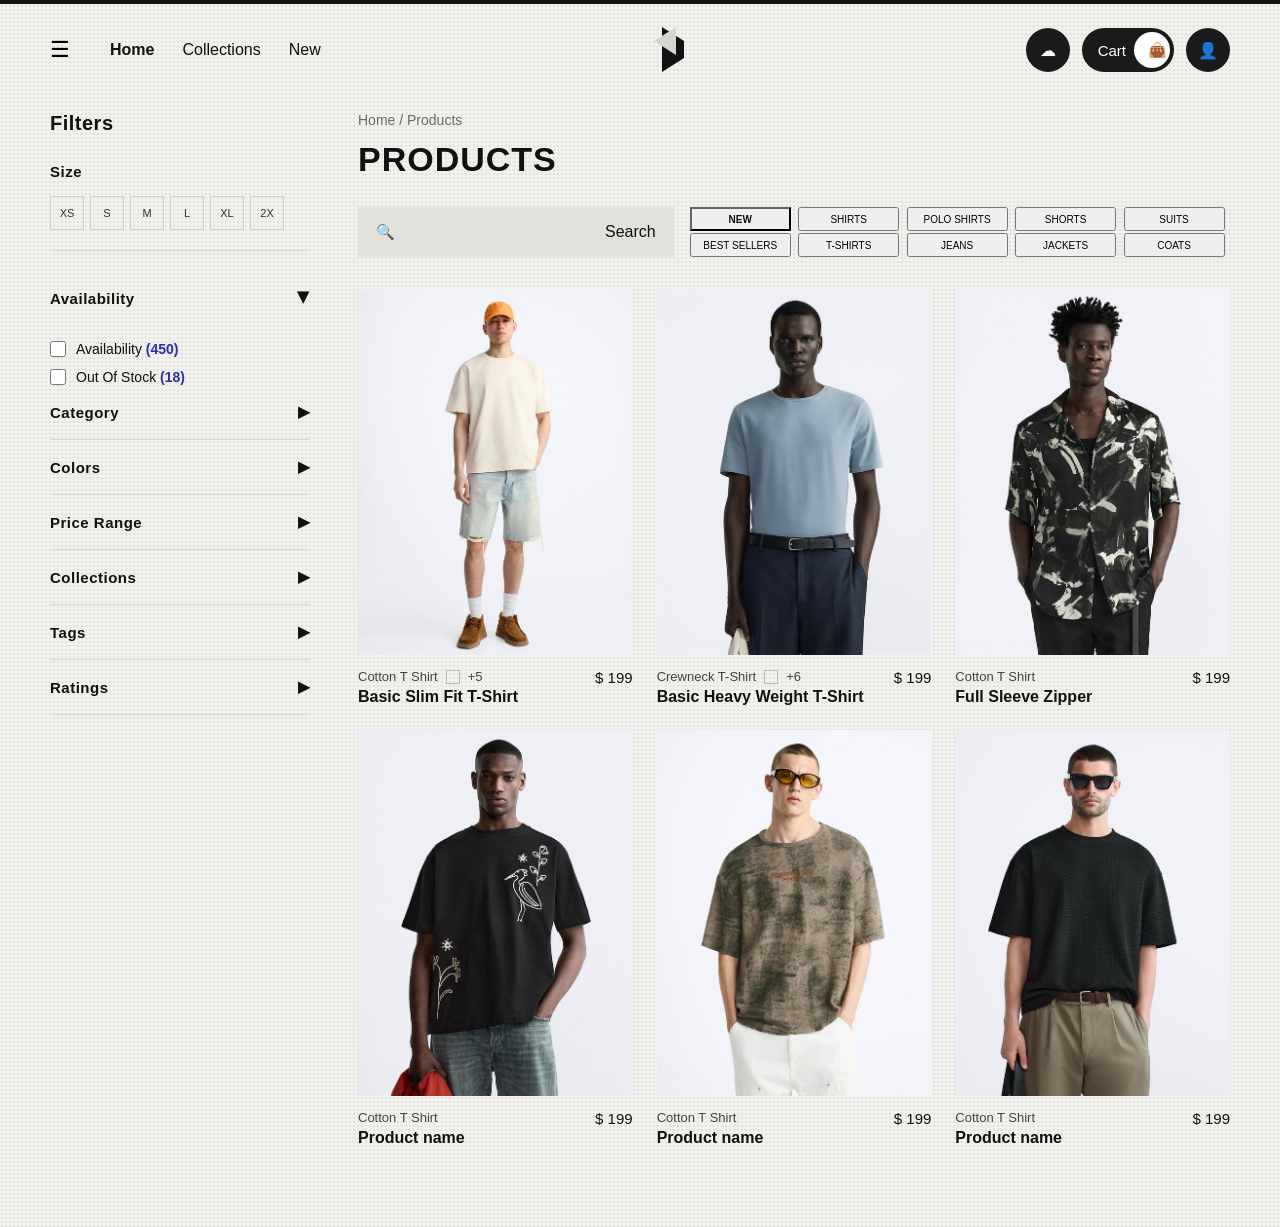
<file: pages/products.html>
<!DOCTYPE html>
<html lang="en">
<head>
    <meta charset="UTF-8">
    <meta name="viewport" content="width=device-width, initial-scale=1.0">
    <title>Products | Cloth Store</title>
    <link rel="stylesheet" href="../assets/css/Product.css">
</head>
<body>

<div class="page-wrapper">

    <header>
        <div class="header-left">
            <button type="button" class="menu-toggle" aria-label="Open menu" aria-expanded="false" aria-controls="site-navigation">
                &#9776;
            </button>
            <nav id="site-navigation" class="main-nav" aria-label="Main navigation">
                <ul>
                    <li><a href="../index.html" aria-current="page">Home</a></li>
                    <li><a href="#">Collections</a></li>
                    <li><a href="cardDetail.html">New</a></li>
                </ul>
            </nav>
        </div>

        <a href="/" aria-label="Cloth Store home">
            <span class="logo" aria-hidden="true"></span>
        </a>

        <nav class="user-actions" aria-label="User actions">
            <ul>
                <li>
                    <button type="button" class="icon-circle" aria-label="View wishlist">&#9729;</button>
                </li>
                <li>
                    <a href="/cart" class="cart-pill" aria-label="View shopping cart">
                        <span>Cart</span>
                        <span class="icon-circle" aria-hidden="true">&#128092;</span>
                    </a>
                </li>
                <li>
                    <button type="button" class="icon-circle" aria-label="View account">&#128100;</button>
                </li>
            </ul>
        </nav>
    </header>

    <div class="products-layout">

        <!-- Filters Sidebar -->
        <aside class="filters" aria-label="Product filters">
            <h2 class="filters-title">Filters</h2>

            <div class="filter-group size-group">
                <h3>Size</h3>
                <ul class="size-options">
                    <li><button type="button" aria-pressed="false">XS</button></li>
                    <li><button type="button" aria-pressed="false">S</button></li>
                    <li><button type="button" aria-pressed="false">M</button></li>
                    <li><button type="button" aria-pressed="false">L</button></li>
                    <li><button type="button" aria-pressed="false">XL</button></li>
                    <li><button type="button" aria-pressed="false">2X</button></li>
                </ul>
            </div>

            <details class="filter-row availability-group" open>
                <summary>
                    Availability
                    <span class="chevron" aria-hidden="true">&#9654;</span>
                </summary>
                <ul class="availability-list">
                    <li>
                        <input type="checkbox" id="filter-available" name="availability">
                        <label for="filter-available">Availability <span class="count">(450)</span></label>
                    </li>
                    <li>
                        <input type="checkbox" id="filter-out-of-stock" name="availability">
                        <label for="filter-out-of-stock">Out Of Stock <span class="count">(18)</span></label>
                    </li>
                </ul>
            </details>

            <details class="filter-row">
                <summary>
                    Category
                    <span class="chevron" aria-hidden="true">&#9654;</span>
                </summary>
                <div class="filter-row-content">
                    <p>Category options go here.</p>
                </div>
            </details>

            <details class="filter-row">
                <summary>
                    Colors
                    <span class="chevron" aria-hidden="true">&#9654;</span>
                </summary>
                <div class="filter-row-content">
                    <p>Color options go here.</p>
                </div>
            </details>

            <details class="filter-row">
                <summary>
                    Price Range
                    <span class="chevron" aria-hidden="true">&#9654;</span>
                </summary>
                <div class="filter-row-content">
                    <p>Price range slider goes here.</p>
                </div>
            </details>

            <details class="filter-row">
                <summary>
                    Collections
                    <span class="chevron" aria-hidden="true">&#9654;</span>
                </summary>
                <div class="filter-row-content">
                    <p>Collection options go here.</p>
                </div>
            </details>

            <details class="filter-row">
                <summary>
                    Tags
                    <span class="chevron" aria-hidden="true">&#9654;</span>
                </summary>
                <div class="filter-row-content">
                    <p>Tag options go here.</p>
                </div>
            </details>

            <details class="filter-row">
                <summary>
                    Ratings
                    <span class="chevron" aria-hidden="true">&#9654;</span>
                </summary>
                <div class="filter-row-content">
                    <p>Rating options go here.</p>
                </div>
            </details>
        </aside>

        <!-- Main Products Section -->
        <section class="products-main" aria-labelledby="products-heading">

            <nav class="breadcrumb" aria-label="Breadcrumb">
                <a href="/">Home</a> / <span aria-current="page">Products</span>
            </nav>

            <h1 id="products-heading" class="page-title">PRODUCTS</h1>

            <div class="toolbar">
                <search>
                    <form class="search-form" action="/search" method="GET" role="search">
                        <button type="submit" aria-label="Submit search">&#128269;</button>
                        <label for="product-search">Search products</label>
                        <input type="search" id="product-search" name="q" placeholder="">
                        <span aria-hidden="true">Search</span>
                    </form>
                </search>

                <nav class="category-tags" aria-label="Filter by product type">
                    <ul>
                        <li><button type="button" aria-pressed="true">NEW</button></li>
                        <li><button type="button" aria-pressed="false">BEST SELLERS</button></li>
                        <li><button type="button" aria-pressed="false">SHIRTS</button></li>
                        <li><button type="button" aria-pressed="false">T-SHIRTS</button></li>
                        <li><button type="button" aria-pressed="false">POLO SHIRTS</button></li>
                        <li><button type="button" aria-pressed="false">JEANS</button></li>
                        <li><button type="button" aria-pressed="false">SHORTS</button></li>
                        <li><button type="button" aria-pressed="false">JACKETS</button></li>
                        <li><button type="button" aria-pressed="false">SUITS</button></li>
                        <li><button type="button" aria-pressed="false">COATS</button></li>
                    </ul>
                </nav>
            </div>

            <ul class="product-grid">

                <li class="product-card">
                    <figure>
                        <img src="../assets/images/products/3796b349f68c30f5881121394007bfd1d5fa12ac.jpg" alt="Man wearing an orange cap and a cream oversized t-shirt with light denim shorts">
                    </figure>
                    <div class="product-info">
                        <div class="product-text">
                            <div class="category-row">
                                <span>Cotton T Shirt</span>
                                <span class="swatch" aria-hidden="true"></span>
                                <span>+5</span>
                            </div>
                            <p class="product-name">Basic Slim Fit T-Shirt</p>
                        </div>
                        <p class="product-price">$ 199</p>
                    </div>
                </li>

                <li class="product-card">
                    <figure>
                        <img src="../assets/images/products/4a317e239e92cf70f611a2d24f06852995b0321b.jpg" alt="Man wearing a light blue t-shirt and dark trousers">
                    </figure>
                    <div class="product-info">
                        <div class="product-text">
                            <div class="category-row">
                                <span>Crewneck T-Shirt</span>
                                <span class="swatch" aria-hidden="true"></span>
                                <span>+6</span>
                            </div>
                            <p class="product-name">Basic Heavy Weight T-Shirt</p>
                        </div>
                        <p class="product-price">$ 199</p>
                    </div>
                </li>

                <li class="product-card">
                    <figure>
                        <img src="../assets/images/products/519972c0f1b5d5ec8730324aba502c1673a76b15.jpg" alt="Man wearing a black patterned short-sleeve shirt">
                    </figure>
                    <div class="product-info">
                        <div class="product-text">
                            <div class="category-row">
                                <span>Cotton T Shirt</span>
                            </div>
                            <p class="product-name">Full Sleeve Zipper</p>
                        </div>
                        <p class="product-price">$ 199</p>
                    </div>
                </li>

                <li class="product-card">
                    <figure>
                        <img src="../assets/images/products/76dd060158d6b1fe3783b073b0394f9caaf7d936.jpg" alt="Man wearing a black embroidered t-shirt">
                    </figure>
                    <div class="product-info">
                        <div class="product-text">
                            <div class="category-row">
                                <span>Cotton T Shirt</span>
                            </div>
                            <p class="product-name">Product name</p>
                        </div>
                        <p class="product-price">$ 199</p>
                    </div>
                </li>

                <li class="product-card">
                    <figure>
                        <img src="../assets/images/products/896ffe66b0d16476908f571e0ae0a4244bcf788f.jpg" alt="Man wearing an olive textured t-shirt">
                    </figure>
                    <div class="product-info">
                        <div class="product-text">
                            <div class="category-row">
                                <span>Cotton T Shirt</span>
                            </div>
                            <p class="product-name">Product name</p>
                        </div>
                        <p class="product-price">$ 199</p>
                    </div>
                </li>

                <li class="product-card">
                    <figure>
                        <img src="../assets/images/products/af5cf6d4b5e180919f1399c165c1f6faf174b1a6.jpg" alt="Man wearing a black textured t-shirt and sunglasses">
                    </figure>
                    <div class="product-info">
                        <div class="product-text">
                            <div class="category-row">
                                <span>Cotton T Shirt</span>
                            </div>
                            <p class="product-name">Product name</p>
                        </div>
                        <p class="product-price">$ 199</p>
                    </div>
                </li>

            </ul>

        </section>

    </div>

</div>

</body>
</html>
</file>
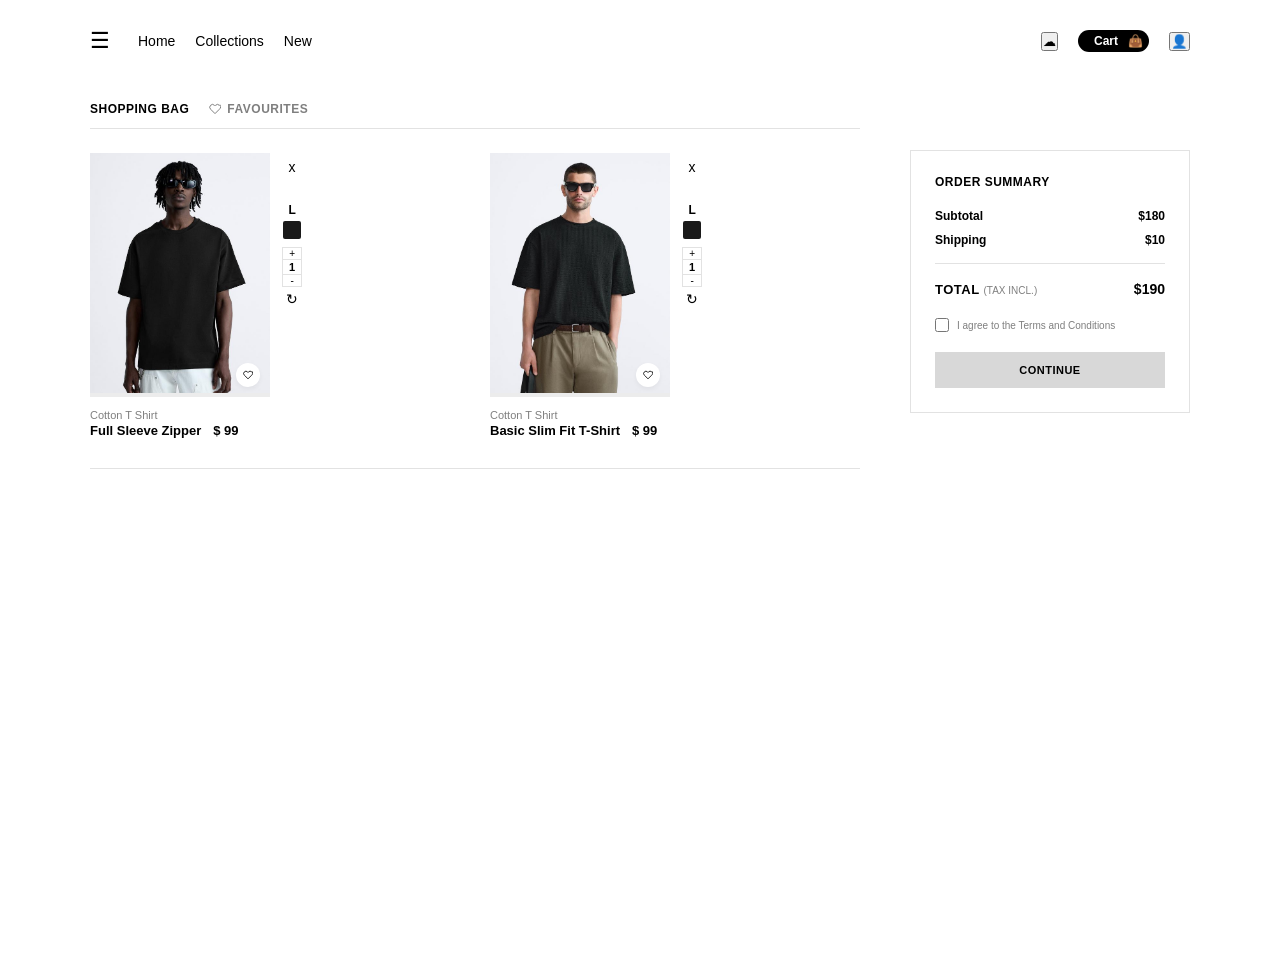
<file: pages/shopping.html>
<!DOCTYPE html>
<html lang="en">
<head>
	<meta charset="UTF-8">
	<meta name="viewport" content="width=device-width, initial-scale=1.0">
	<title>Shopping | Cloth Store</title>
	<!-- <link rel="stylesheet" href="../assets/css/Product.css"> -->
  <link rel="stylesheet" href="../assets/css/shopping.css">
</head>
<body>
<div class="shopping-page">
	<header>
		<div class="header-left">
			<button type="button" class="menu-toggle" aria-label="Open menu" aria-expanded="false" aria-controls="site-navigation">
				&#9776;
			</button>
			<nav id="site-navigation" class="main-nav" aria-label="Main navigation">
				<ul>
					<li><a href="../index.html">Home</a></li>
					<li><a href="/collections">Collections</a></li>
					<li><a href="/new" aria-current="page">New</a></li>
				</ul>
			</nav>
		</div>

		<a href="../index.html" aria-label="Cloth Store home">
			<span class="logo" aria-hidden="true"></span>
		</a>

		<nav class="user-actions" aria-label="User actions">
			<ul>
				<li>
					<button type="button" class="icon-circle" aria-label="View wishlist">&#9729;</button>
				</li>
				<li>
					<a href="/cart" class="cart-pill" aria-label="View shopping cart">
						<span>Cart</span>
						<span class="icon-circle" aria-hidden="true">&#128092;</span>
					</a>
				</li>
				<li>
					<button type="button" class="icon-circle" aria-label="View account">&#128100;</button>
				</li>
			</ul>
		</nav>
	</header>


    <!-- Main Content -->
    <div class="main-layout">
      <!-- Shopping Bag Section -->
      <div class="bag-section">
        <div class="bag-header">
          <span class="bag-tab">Shopping Bag</span>
          <span class="bag-tab inactive">
            <svg width="12" height="12" viewBox="0 0 24 24" fill="none" stroke="currentColor" stroke-width="2"><path d="M20.84 4.61a5.5 5.5 0 0 0-7.78 0L12 5.67l-1.06-1.06a5.5 5.5 0 0 0-7.78 7.78l1.06 1.06L12 21.23l8.72-8.72 1.06-1.06a5.5 5.5 0 0 0 0-7.78z"></path></svg>
            Favourites
          </span>
        </div>

        <div class="products-grid">
          <!-- Product 1 -->
          <div class="product-card">
            <div class="product-main">
              <div class="product-img-wrapper">
                <img class="product-img" src="../assets/images/shopping/7a5e79c735793c6254801747d83a377141574b66.jpg" alt="Full Sleeve Zipper">
                <button class="wishlist-btn">
                  <svg width="10" height="10" viewBox="0 0 24 24" fill="none" stroke="currentColor" stroke-width="2"><path d="M20.84 4.61a5.5 5.5 0 0 0-7.78 0L12 5.67l-1.06-1.06a5.5 5.5 0 0 0-7.78 7.78l1.06 1.06L12 21.23l8.72-8.72 1.06-1.06a5.5 5.5 0 0 0 0-7.78z"></path></svg>
                </button>
              </div>
              <div class="product-actions">
                <div class="action-top">
                  <button class="btn-close">x</button>
                  <span class="size-label">L</span>
                  <div class="color-swatch"></div>
                </div>
                <div class="action-bottom">
                  <div class="qty-controls">
                    <button class="qty-btn">+</button>
                    <span class="qty-val">1</span>
                    <button class="qty-btn">-</button>
                  </div>
                  <button class="btn-refresh" type="button" aria-label="Refresh product">&#8635;</button>
                </div>
              </div>
            </div>
            <div class="product-details">
              <div class="product-category">Cotton T Shirt</div>
              <div class="product-title-row">
                <span class="product-name">Full Sleeve Zipper</span>
                <span class="product-price">$ 99</span>
              </div>
            </div>
          </div>

          <!-- Product 2 -->
          <div class="product-card">
            <div class="product-main">
              <div class="product-img-wrapper">
                <img class="product-img" src="../assets/images/shopping/af5cf6d4b5e180919f1399c165c1f6faf174b1a6%20(1).jpg" alt="Basic Slim Fit T-Shirt">
                <button class="wishlist-btn">
                  <svg width="10" height="10" viewBox="0 0 24 24" fill="none" stroke="currentColor" stroke-width="2"><path d="M20.84 4.61a5.5 5.5 0 0 0-7.78 0L12 5.67l-1.06-1.06a5.5 5.5 0 0 0-7.78 7.78l1.06 1.06L12 21.23l8.72-8.72 1.06-1.06a5.5 5.5 0 0 0 0-7.78z"></path></svg>
                </button>
              </div>
              <div class="product-actions">
                <div class="action-top">
                  <button class="btn-close">x</button>
                  <span class="size-label">L</span>
                  <div class="color-swatch"></div>
                </div>
                <div class="action-bottom">
                  <div class="qty-controls">
                    <button class="qty-btn">+</button>
                    <span class="qty-val">1</span>
                    <button class="qty-btn">-</button>
                  </div>
                  <button class="btn-refresh" type="button" aria-label="Refresh product">&#8635;</button>
                </div>
              </div>
            </div>
            <div class="product-details">
              <div class="product-category">Cotton T Shirt</div>
              <div class="product-title-row">
                <span class="product-name">Basic Slim Fit T-Shirt</span>
                <span class="product-price">$ 99</span>
              </div>
            </div>
          </div>
        </div>
      </div>

      <!-- Order Summary Section -->
      <div class="order-summary">
        <div class="summary-title">Order Summary</div>
        
        <div class="summary-row">
          <span>Subtotal</span>
          <span>$180</span>
        </div>
        <div class="summary-row">
          <span>Shipping</span>
          <span>$10</span>
        </div>

        <div class="total-row">
          <div>
            <span class="total-label">TOTAL </span>
            <span class="tax-text">(TAX INCL.)</span>
          </div>
          <span class="total-amount">$190</span>
        </div>

        <div class="terms-group">
          <input type="checkbox" id="terms">
          <label for="terms">I agree to the Terms and Conditions</label>
        </div>

        <button class="btn-continue" type="button">Continue</button>
      </div>
    </div>
</div>
</body>
</html>
</file>
<file: assets/css/Product.css>
* {
            margin: 0;
            padding: 0;
            box-sizing: border-box;
        }

        body {
            font-family: Arial, Helvetica, sans-serif;
            background-color: #f2f1ee;
            background-image: radial-gradient(#e3e1dc 1px, transparent 1px);
            background-size: 4px 4px;
            color: #111111;
            border-top: 4px solid #111;
        }

        a {
            color: inherit;
            text-decoration: none;
        }

        button {
            font-family: inherit;
            cursor: pointer;
        }

        img {
            display: block;
            max-width: 100%;
        }

        .page-wrapper {
            max-width: 1400px;
            margin: 0 auto;
            padding: 0 50px 80px;
        }

        /* ---------- Header ---------- */
        header {
            display: flex;
            align-items: center;
            justify-content: space-between;
            gap: 24px;
            padding: 24px 0 40px;
            flex-wrap: wrap;
        }

        .menu-toggle {
            background: none;
            border: none;
            font-size: 22px;
            line-height: 1;
        }

        .header-left {
            display: flex;
            align-items: center;
            gap: 40px;
        }

        .main-nav ul {
            list-style: none;
            display: flex;
            gap: 28px;
        }

        .main-nav a {
            font-size: 16px;
        }

        .main-nav a[aria-current="page"] {
            font-weight: 700;
        }

        .logo {
            width: 0;
            height: 0;
            border-top: 14px solid transparent;
            border-bottom: 14px solid transparent;
            border-left: 22px solid #111;
            position: relative;
        }

        .logo::before {
            content: "";
            position: absolute;
            right: 8px;
            top: -14px;
            width: 0;
            height: 0;
            border-top: 14px solid transparent;
            border-bottom: 14px solid transparent;
            border-right: 22px solid #d6d4cf;
        }

        .user-actions ul {
            list-style: none;
            display: flex;
            align-items: center;
            gap: 12px;
        }

        .icon-circle {
            width: 44px;
            height: 44px;
            border-radius: 50%;
            background-color: #1a1a1a;
            color: #fff;
            display: flex;
            align-items: center;
            justify-content: center;
            font-size: 16px;
            border: none;
        }

        .cart-pill {
            display: flex;
            align-items: center;
            background-color: #1a1a1a;
            border-radius: 999px;
            padding: 4px;
            gap: 8px;
        }

        .cart-pill span {
            color: #fff;
            font-size: 15px;
            padding-left: 12px;
        }

        .cart-pill .icon-circle {
            background-color: #fff;
            color: #1a1a1a;
            width: 36px;
            height: 36px;
        }

        /* ---------- Products layout ---------- */
        .products-layout {
            display: flex;
            gap: 48px;
            align-items: flex-start;
        }

        /* ---------- Filters Sidebar ---------- */
        .filters {
            width: 260px;
            flex-shrink: 0;
        }

        .filters h2.filters-title {
            font-size: 20px;
            font-weight: 700;
            margin-bottom: 28px;
            letter-spacing: 0.5px;
        }

        .filter-group {
            border-bottom: 1px solid #d8d6d1;
            padding-bottom: 20px;
            margin-bottom: 20px;
        }

        .filter-group h3 {
            font-size: 15px;
            font-weight: 700;
            letter-spacing: 0.5px;
        }

        .size-group h3 {
            margin-bottom: 16px;
        }

        .size-options {
            list-style: none;
            display: flex;
            flex-wrap: nowrap;
            gap: 6px;
        }

        .size-options button {
            width: 34px;
            height: 34px;
            flex-shrink: 0;
            background: none;
            border: 1px solid #cfcdc7;
            font-size: 11px;
            color: #333;
        }

        .size-options button[aria-pressed="true"] {
            background-color: #1a1a1a;
            color: #fff;
            border-color: #1a1a1a;
        }

        .availability-group summary {
            display: flex;
            justify-content: space-between;
            align-items: center;
            cursor: pointer;
            list-style: none;
        }

        .availability-group summary::-webkit-details-marker {
            display: none;
        }

        .availability-list {
            list-style: none;
            margin-top: 16px;
            display: flex;
            flex-direction: column;
            gap: 12px;
        }

        .availability-list li {
            display: flex;
            align-items: center;
            gap: 10px;
            font-size: 14px;
        }

        .availability-list input[type="checkbox"] {
            width: 16px;
            height: 16px;
        }

        .availability-list .count {
            color: #2b2fa8;
            font-weight: 700;
        }

        .filter-row summary {
            display: flex;
            justify-content: space-between;
            align-items: center;
            font-size: 15px;
            font-weight: 700;
            letter-spacing: 0.5px;
            padding: 18px 0;
            cursor: pointer;
            list-style: none;
            border-bottom: 1px solid #d8d6d1;
        }

        .filter-row summary::-webkit-details-marker {
            display: none;
        }

        .chevron {
            display: inline-block;
            transition: transform 180ms ease;
        }

        .filter-row[open] summary {
            border-bottom: none;
        }

        .filter-row[open] .chevron {
            transform: rotate(90deg);
        }

        .filter-row-content {
            padding-bottom: 16px;
            border-bottom: 1px solid #d8d6d1;
            font-size: 14px;
        }

        /* ---------- Main Products Area ---------- */
        .products-main {
            flex: 1;
            min-width: 0;
        }

        .breadcrumb {
            font-size: 14px;
            color: #6b6b68;
            margin-bottom: 12px;
        }

        .breadcrumb a:hover {
            color: #111;
        }

        .page-title {
            font-size: 34px;
            font-weight: 800;
            letter-spacing: 1px;
            margin-bottom: 28px;
        }

        .toolbar {
            display: flex;
            gap: 16px;
            margin-bottom: 32px;
            flex-wrap: wrap;
        }

        .search-form {
            display: flex;
            align-items: center;
            background-color: #e2e0db;
            height: 50px;
            padding: 0 18px;
            gap: 10px;
            flex: 1;
            min-width: 220px;
        }

        .search-form label {
            position: absolute;
            width: 1px;
            height: 1px;
            overflow: hidden;
            clip: rect(0 0 0 0);
        }

        .search-form input {
            flex: 1;
            background: none;
            border: none;
            font-size: 15px;
            color: #333;
        }

        .search-form button {
            background: none;
            border: none;
            font-size: 15px;
            color: #8a8a86;
        }

        .category-tags {
            
    overflow-x: visible;
    grid-template-columns: repeat(5, 1fr);
    grid-auto-flow: row;

            flex: 2;
            min-width: 0;
            height: 50px;
            display: grid;
            grid-template-rows: repeat(2, minmax(0, 1fr));
            grid-auto-flow: column;
            gap: 2px;
            overflow-x: auto;
        }

        .category-tags ul {
            display: contents;
        }

        .category-tags li {
            list-style: none;
        }

        .category-tags button {
            width: 101px;
            height: 24px;
            /* background: none; */
            /* border: 1px solid #cfcdc7; */
           
            font-size: 10px;
         
        }

        .category-tags button[aria-pressed="true"] {
            border-color: #111;
            font-weight: 700;
            color: #111;
        }

        /* Product grid */
        .product-grid {
            list-style: none;
            display: grid;
            grid-template-columns: repeat(3, 1fr);
            gap: 24px 24px;
        }

        .product-card figure {
            position: relative;
            background-color: #e9e8e5;
            aspect-ratio: 3 / 4;
            overflow: hidden;
            margin-bottom: 14px;
        }

        .product-card img {
            width: 100%;
            height: 100%;
            object-fit: cover;
            transition: transform 250ms ease;
        }

        .product-card figure:hover img {
            transform: scale(0.9);
        }

        .product-info {
            display: flex;
            justify-content: space-between;
            align-items: flex-start;
            gap: 12px;
        }

        .product-text .category-row {
            display: flex;
            align-items: center;
            gap: 8px;
            font-size: 13px;
            color: #444;
            margin-bottom: 4px;
        }

        .swatch {
            width: 14px;
            height: 14px;
            border: 1px solid #b9b9b9;
            display: inline-block;
        }

        .product-name {
            font-size: 16px;
            font-weight: 700;
        }

        .product-price {
            font-size: 15px;
            font-weight: 500;
            white-space: nowrap;
        }

        .visually-hidden {
            position: absolute;
            width: 1px;
            height: 1px;
            overflow: hidden;
            clip: rect(0 0 0 0);
        }

        a:focus-visible,
        button:focus-visible,
        input:focus-visible {
            outline: 2px solid #2b2fa8;
            outline-offset: 2px;
        }

        /* ---------- Responsive ---------- */
        @media (max-width: 1100px) {
            .page-wrapper {
                padding: 0 32px 60px;
            }

            .product-grid {
                grid-template-columns: repeat(2, 1fr);
            }
        }

        @media (max-width: 800px) {
            .products-layout {
                flex-direction: column;
            }

            .filters {
                width: 100%;
            }
        }

        @media (max-width: 700px) {
            .cart-pill span {
                display: none;
            }

            .cart-pill {
                padding: 0;
            }
        }

        @media (max-width: 560px) {
            .page-wrapper {
                padding: 0 20px 48px;
            }

            .page-title {
                font-size: 26px;
            }

            .product-grid {
                grid-template-columns: 1fr;
            }

            .toolbar {
                flex-direction: column;
            }
        }
</file>
<file: assets/css/shopping.css>
:root {
  --bg-color: #f3f3f3;
  --border-color: #e2e2e2;
  --text-main: #000000;
  --text-muted: #7f7f7f;
  --card-bg: #ececec;
  --btn-gray: #d8d8d8;
  --font-family: -apple-system, BlinkMacSystemFont, "Segoe UI", Roboto, Helvetica, Arial, sans-serif;
}


* {
  box-sizing: border-box;
  margin: 0;
  padding: 0;
  font-family: var(--font-family);
}

.main-nav a {
  color: #000;
  text-decoration: none;
}

html {
  min-height: 100%;
  background-color: #fff;
}

body {
  min-height: 100vh;
  background-color: #fff;
  color: var(--text-main);
  padding: 30px 40px;
  display: flex;
  justify-content: center;
}

.container {
  width: 100%;
  max-width: 1100px;
}

.shopping-page {
  min-height: 100vh;
  width: 100%;
  max-width: 1100px;
  background-color: #fff;
}

header {
  display: flex;
  justify-content: space-between;
  align-items: center;
  flex-wrap: nowrap;
  gap: 20px;
  margin-bottom: 50px;
}

.header-left,
.main-nav ul,
.user-actions ul {
  display: flex;
  align-items: center;
}

.header-left {
  flex-shrink: 0;
  gap: 28px;
}

.menu-toggle {
  flex-shrink: 0;
  background: none;
  border: none;
  font-size: 22px;
  line-height: 1;
}

.main-nav ul,
.user-actions ul {
  gap: 20px;
  list-style: none;
}

.main-nav a,
.user-actions a,
.user-actions button {
  white-space: nowrap;
}

.main-nav a {
  font-size: 14px;
  color: #000;
  text-decoration: none;
}

.shopping-page > header > a {
  flex-shrink: 0;
}

.user-actions {
  flex-shrink: 0;
}

.nav-left {
  display: flex;
  align-items: center;
  gap: 30px;
}

.menu-icon {
  cursor: pointer;
  display: flex;
  flex-direction: column;
  gap: 4px;
}

.menu-icon span {
  display: block;
  width: 18px;
  height: 2px;
  background-color: var(--text-main);
}

.nav-links {
  display: flex;
  gap: 24px;
  list-style: none;
  font-size: 14px;
  font-weight: 500;
}

.nav-links a {
  text-decoration: none;
  color: var(--text-main);
}

.nav-links a.active {
  font-weight: 700;
}

.nav-right {
  display: flex;
  align-items: center;
  gap: 16px;
}
.cart-pill {
  text-decoration: none;
}

.icon-btn {
  width: 36px;
  height: 36px;
  border-radius: 50%;
  background-color: var(--text-main);
  color: #fff;
  display: flex;
  align-items: center;
  justify-content: center;
  cursor: pointer;
  border: none;
}

.cart-pill {
  background-color: var(--text-main);
  color: #fff;
  text-decoration: none;
  padding: 4px 6px 4px 16px;
  border-radius: 20px;
  display: flex;
  align-items: center;
  gap: 10px;
  font-size: 12px;
  font-weight: 600;
}

.cart-pill-icon {
  width: 28px;
  height: 28px;
  background-color: #fff;
  color: var(--text-main);
  border-radius: 50%;
  display: flex;
  align-items: center;
  justify-content: center;
}

.main-layout {
  display: grid;
  grid-template-columns: 1fr 280px;
  gap: 50px;
  align-items: start;
}

.bag-header {
  display: flex;
  gap: 20px;
  border-bottom: 1px solid var(--border-color);
  padding-bottom: 12px;
  margin-bottom: 24px;
}

.bag-tab {
  font-size: 12px;
  font-weight: 800;
  text-transform: uppercase;
  letter-spacing: 0.5px;
  cursor: pointer;
}

.bag-tab.inactive {
  color: var(--text-muted);
  display: flex;
  align-items: center;
  gap: 6px;
  font-weight: 600;
}

.products-grid {
  display: grid;
  grid-template-columns: repeat(2, 1fr);
  gap: 30px;
  padding-bottom: 30px;
  border-bottom: 1px solid var(--border-color);
}

.product-card {
  display: flex;
  flex-direction: column;
}

.product-main {
  display: flex;
  gap: 12px;
  position: relative;
}

.product-img-wrapper {
  position: relative;
  width: 180px;
  max-width: 100%;
  flex-shrink: 0;
  aspect-ratio: 3/4;
  background-color: var(--card-bg);
}

.product-img {
  width: 100%;
  height: 100%;
  object-fit: cover;
}

.wishlist-btn {
  position: absolute;
  bottom: 10px;
  right: 10px;
  background: #fff;
  border: none;
  width: 24px;
  height: 24px;
  border-radius: 50%;
  display: flex;
  align-items: center;
  justify-content: center;
  cursor: pointer;
  box-shadow: 0 2px 5px rgba(0,0,0,0.05);
}

.product-actions {
  display: flex;
  flex-direction: column;
  align-items: center;
  justify-content: flex-start;
  padding: 2px 0;
}

.action-top,
.action-bottom {
  display: flex;
  flex-direction: column;
  align-items: center;
  row-gap: 4px;
}

.action-top {
  padding-top: 4px;
}

.action-bottom {
  margin-top: 8px;
}

.btn-close,
.btn-refresh {
  background: none;
  border: none;
  cursor: pointer;
  color: var(--text-main);
  font-size: 14px;
}

.size-label {
  font-size: 12px;
  font-weight: 700;
  margin-top: 24px;
}

.color-swatch {
  width: 18px;
  height: 18px;
  background-color: #1a1a1a;
  border-radius: 2px;
}

.qty-controls {
  display: flex;
  flex-direction: column;
  border: 1px solid var(--border-color);
  background-color: #fff;
  text-align: center;
}

.qty-btn {
  background: none;
  border: none;
  padding: 0 6px;
  font-size: 10px;
  cursor: pointer;
}

.qty-val {
  font-size: 11px;
  font-weight: 600;
  padding: 1px 6px;
  border-top: 1px solid var(--border-color);
  border-bottom: 1px solid var(--border-color);
}

.product-details {
  margin-top: 12px;
}

.product-category {
  font-size: 11px;
  color: var(--text-muted);
  margin-bottom: 2px;
}

.product-title-row {
  display: flex;
  justify-content: flex-start;
  align-items: baseline;
  gap: 12px;
}

.product-name {
  font-size: 13px;
  font-weight: 700;
}

.product-price {
  font-size: 13px;
  font-weight: 700;
}

.order-summary {
  border: 1px solid var(--border-color);
  padding: 24px;
  background-color: transparent;
  margin-top: 48px;
}

.summary-title {
  font-size: 12px;
  font-weight: 800;
  letter-spacing: 0.5px;
  text-transform: uppercase;
  margin-bottom: 20px;
}

.summary-row {
  display: flex;
  justify-content: space-between;
  font-size: 12px;
  margin-bottom: 10px;
}

.summary-row span:first-child {
  font-weight: 600;
}

.summary-row span:last-child {
  font-weight: 700;
}

.total-row {
  display: flex;
  justify-content: space-between;
  align-items: baseline;
  border-top: 1px solid var(--border-color);
  padding-top: 16px;
  margin-top: 16px;
  margin-bottom: 20px;
}

.total-label {
  font-size: 13px;
  font-weight: 800;
  letter-spacing: 0.5px;
}

.tax-text {
  font-size: 10px;
  color: var(--text-muted);
  font-weight: 400;
}

.total-amount {
  font-size: 14px;
  font-weight: 800;
}

.terms-group {
  display: flex;
  align-items: center;
  gap: 8px;
  margin-bottom: 20px;
}

.terms-group input {
  accent-color: var(--text-main);
  width: 14px;
  height: 14px;
}

.terms-group label {
  font-size: 10px;
  color: var(--text-muted);
  cursor: pointer;
}

.btn-continue {
  width: 100%;
  padding: 12px;
  background-color: var(--btn-gray);
  border: none;
  font-size: 11px;
  font-weight: 700;
  letter-spacing: 0.5px;
  text-transform: uppercase;
  cursor: pointer;
  color: var(--text-main);
}

.btn-continue:hover {
  background-color: #cccccc;
}

@media (max-width: 900px) {
  .main-layout {
    grid-template-columns: 1fr;
  }

  .order-summary {
    margin-top: 20px;
  }
}

@media (max-width: 600px) {
  body {
    padding: 20px 16px;
  }

  .products-grid {
    grid-template-columns: 1fr;
  }

  header {
    flex-direction: row;
    gap: 10px;
    align-items: center;
    overflow-x: auto;
  }

  .nav-right {
    align-self: flex-end;
  }

  .header-left {
    gap: 12px;
  }

  .main-nav ul,
  .user-actions ul {
    gap: 10px;
  }
}
</file>
